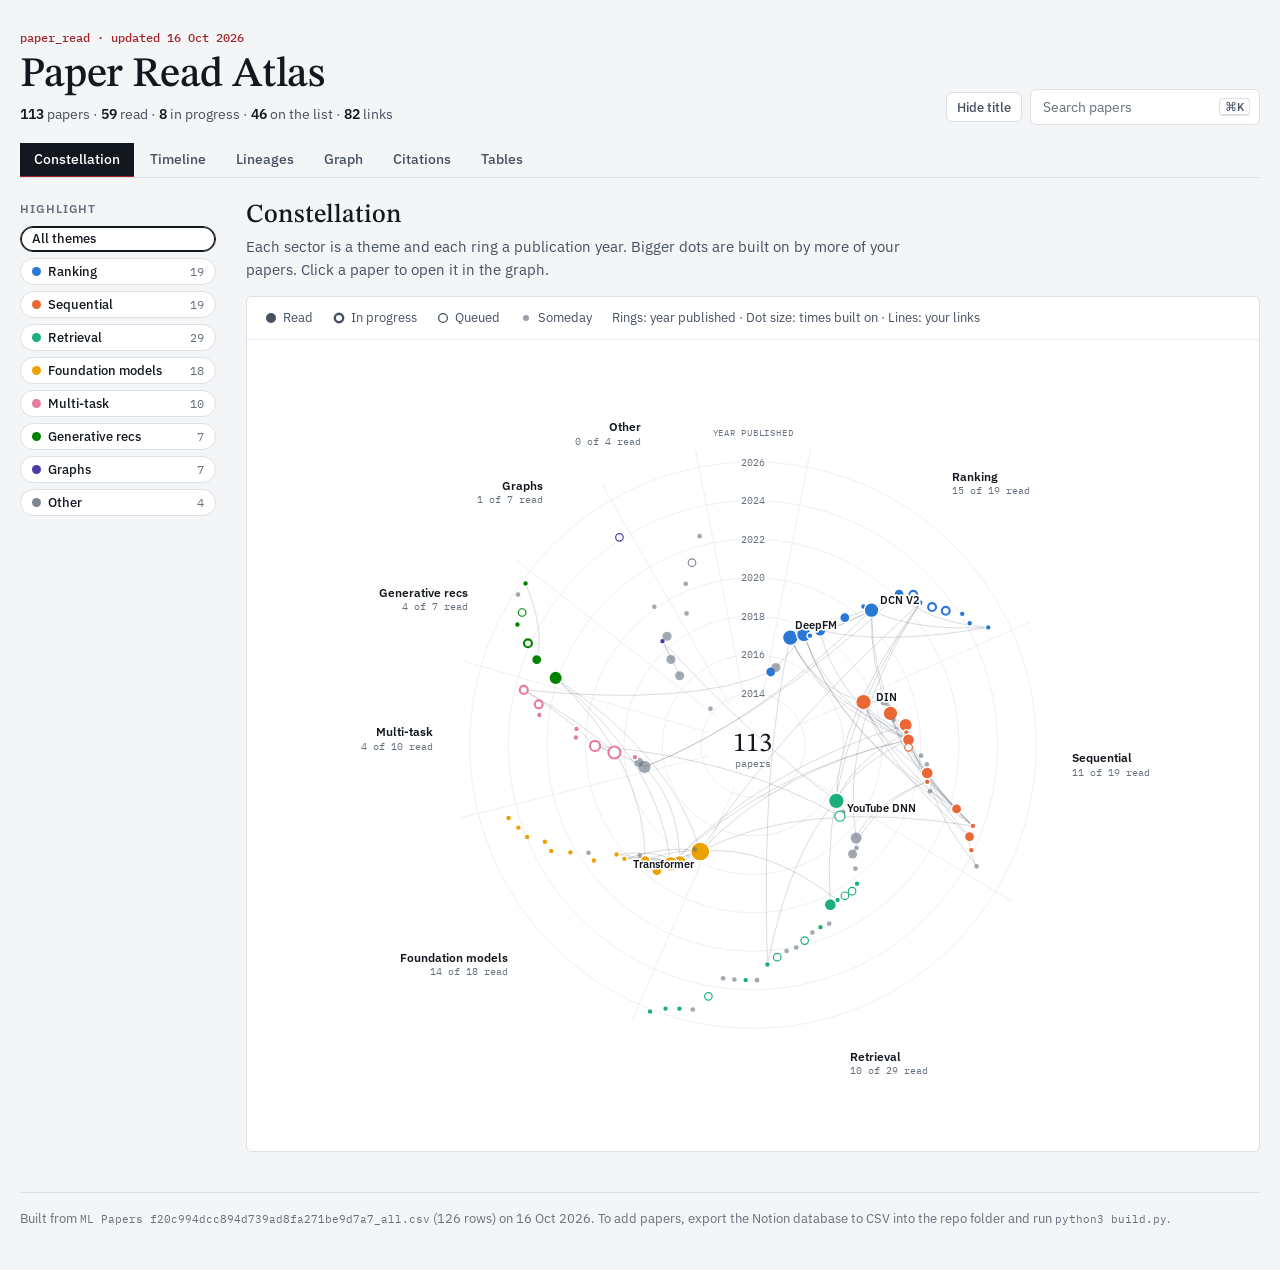
<file: docs/index.html>
<!doctype html>
<html lang="en">
<head>
<meta charset="utf-8">
<meta name="viewport" content="width=device-width, initial-scale=1">
<title>Paper Read Atlas</title>
<meta name="description" content="What I've read in ML, when each paper came out, and how the ideas connect.">
<link rel="icon" href="data:image/svg+xml,%3Csvg xmlns='http://www.w3.org/2000/svg' viewBox='0 0 32 32'%3E%3Ccircle cx='16' cy='16' r='5' fill='%23A3232B'/%3E%3Ccircle cx='16' cy='16' r='12' fill='none' stroke='%23465061' stroke-width='2'/%3E%3C/svg%3E">
<link rel="preconnect" href="https://fonts.googleapis.com">
<link rel="preconnect" href="https://fonts.gstatic.com" crossorigin>
<link rel="stylesheet" href="https://fonts.googleapis.com/css2?family=IBM+Plex+Mono:wght@400;500&family=IBM+Plex+Sans:ital,wght@0,400;0,500;0,600;1,400&family=STIX+Two+Text:ital,wght@0,400;0,500;0,600;1,400&display=swap">
<link rel="stylesheet" href="assets/style.css?v=d5b876d52b">
<link rel="stylesheet" href="assets/cite.css?v=654df087d1">
</head>
<body>

<header class="top">
  <div class="wrap top-inner">
    <div class="brand" id="brand">
      <div class="eyebrow" id="stamp">paper_read</div>
      <h1>Paper Read Atlas</h1>
      <p class="stats" id="stats"></p>
    </div>
    <div class="brand-actions">
      <button type="button" class="title-toggle" id="title-toggle" aria-expanded="true" aria-controls="brand">Hide title</button>
      <button type="button" class="search-btn" id="open-search" aria-haspopup="dialog">
        <span>Search papers</span><kbd>⌘K</kbd>
      </button>
    </div>
  </div>
</header>

<div class="sticky-bar">
  <nav class="wrap tabs" role="tablist" aria-label="Views">
    <button type="button" class="tab" role="tab" id="tab-constellation" data-tab="constellation" aria-controls="panel-constellation">Constellation</button>
    <button type="button" class="tab" role="tab" id="tab-timeline" data-tab="timeline" aria-controls="panel-timeline">Timeline</button>
    <button type="button" class="tab" role="tab" id="tab-lineages" data-tab="lineages" aria-controls="panel-lineages">Lineages</button>
    <button type="button" class="tab" role="tab" id="tab-graph" data-tab="graph" aria-controls="panel-graph">Graph</button>
    <button type="button" class="tab" role="tab" id="tab-citations" data-tab="citations" aria-controls="panel-citations">Citations</button>
    <button type="button" class="tab" role="tab" id="tab-tables" data-tab="tables" aria-controls="panel-tables">Tables</button>
  </nav>
</div>

<div class="wrap shell">
  <aside class="rail" id="rail" role="toolbar" aria-label="Highlight a theme">
    <span class="label">Highlight</span>
    <div id="chips"></div>
  </aside>
  <main>

  <section class="view" role="tabpanel" id="panel-constellation" aria-labelledby="tab-constellation">
    <div class="view-head">
      <h2>Constellation</h2>
      <p>Each sector is a theme and each ring a publication year. Bigger dots are built on by more of your papers. Click a paper to open it in the graph.</p>
    </div>
    <figure class="fig">
      <div class="fig-head">
        <span class="k"><svg width="12" height="12" viewBox="0 0 12 12" aria-hidden="true"><circle cx="6" cy="6" r="5" fill="currentColor"/></svg>Read</span>
        <span class="k"><svg width="12" height="12" viewBox="0 0 12 12" aria-hidden="true"><circle cx="6" cy="6" r="4.2" fill="none" stroke="currentColor" stroke-width="2.4"/></svg>In progress</span>
        <span class="k"><svg width="12" height="12" viewBox="0 0 12 12" aria-hidden="true"><circle cx="6" cy="6" r="4.4" fill="none" stroke="currentColor" stroke-width="1.3"/></svg>Queued</span>
        <span class="k"><svg width="12" height="12" viewBox="0 0 12 12" aria-hidden="true"><circle cx="6" cy="6" r="3" fill="currentColor" opacity=".55"/></svg>Someday</span>
        <span>Rings: year published · Dot size: times built on · Lines: your links</span>
      </div>
      <div class="fig-body"><svg id="constellation" class="viz" role="group" aria-label="Papers by theme and publication year"></svg></div>
    </figure>
  </section>

  <section class="view" role="tabpanel" id="panel-timeline" aria-labelledby="tab-timeline" hidden>
    <div class="view-head">
      <h2>Timeline</h2>
      <p>Each line joins when a paper first came out (top) to when you read or started it (bottom). Bars count papers per month; brackets mark your reading seasons.</p>
    </div>
    <figure class="fig">
      <div class="fig-head"><span id="timeline-note">Colour = theme</span></div>
      <div class="fig-body"><svg id="timeline" class="viz" role="group" aria-label="Publication date to read date for each paper"></svg></div>
    </figure>
  </section>

  <section class="view" role="tabpanel" id="panel-lineages" aria-labelledby="tab-lineages" hidden>
    <div class="view-head">
      <h2>Lineages</h2>
      <p>Ideas laid out paper by paper, like transit lines. Lines come from <code id="lineage-src">config/lineages.toml</code>; the build suggests new ones for you to confirm.</p>
    </div>
    <figure class="fig">
      <div class="fig-head">
        <span class="k"><svg width="28" height="10" viewBox="0 0 28 10" aria-hidden="true"><line x1="2" y1="5" x2="26" y2="5" stroke="currentColor" stroke-width="4" stroke-linecap="round"/></svg>Linked in your notes</span>
        <span class="k"><svg width="28" height="10" viewBox="0 0 28 10" aria-hidden="true"><line x1="2" y1="5" x2="26" y2="5" stroke="currentColor" stroke-width="1.6" stroke-dasharray="1.5 5" stroke-linecap="round"/></svg>No link yet</span>
        <span>Filled station = read · Open station = not read yet</span>
      </div>
      <div class="fig-body">
        <svg id="lineages" class="viz" role="group" aria-label="Idea lineages on a publication-year axis"></svg>
        <p class="empty-note" id="lineages-empty" hidden>No lineages yet. Add one to <code>config/lineages.toml</code> and run the build again.</p>
      </div>
    </figure>
  </section>

  <section class="view" role="tabpanel" id="panel-graph" aria-labelledby="tab-graph" hidden>
    <div class="view-head">
      <h2>Graph</h2>
      <p>One paper at the centre, surrounded by the papers it links to. Bigger circles are built on by more of your papers. Drag to move circles or the canvas; pinch or use the buttons to zoom.</p>
    </div>
    <div class="graph-toolbar">
      <div class="combo">
        <label class="sr-only" for="graph-search">Choose the centre paper</label>
        <input id="graph-search" type="search" autocomplete="off" spellcheck="false" placeholder="Centre on a paper: title, org or arXiv ID"
               role="combobox" aria-expanded="false" aria-controls="graph-results" aria-autocomplete="list">
        <ul class="results" id="graph-results" role="listbox" hidden></ul>
      </div>
      <div class="seg" role="group" aria-label="Depth">
        <button type="button" id="depth-1" aria-pressed="true">1 level</button>
        <button type="button" id="depth-2" aria-pressed="false">2 levels</button>
      </div>
      <div class="glegend">
        <span class="k"><svg width="12" height="12" viewBox="0 0 12 12" aria-hidden="true"><circle cx="6" cy="6" r="5" fill="currentColor"/></svg>Read</span>
        <span class="k"><svg width="12" height="12" viewBox="0 0 12 12" aria-hidden="true"><circle cx="6" cy="6" r="4" fill="none" stroke="currentColor" stroke-width="2.6"/></svg>In progress</span>
        <span class="k"><svg width="12" height="12" viewBox="0 0 12 12" aria-hidden="true"><circle cx="6" cy="6" r="4.4" fill="none" stroke="currentColor" stroke-width="1.4"/></svg>Unread</span>
        <span class="k"><svg width="22" height="10" viewBox="0 0 22 10" aria-hidden="true"><line x1="1" y1="5" x2="21" y2="5" stroke="#D97757" stroke-width="2"/></svg>Link to centre</span>
      </div>
    </div>
    <div class="graph-canvas">
      <svg id="graph" class="gviz" role="group" aria-label="Papers linked to the centre paper" hidden></svg>
      <div class="graph-caption" id="graph-caption" hidden></div>
      <div class="zoom" id="graph-zoom" hidden>
        <button type="button" id="zoom-in" aria-label="Zoom in">+</button>
        <button type="button" id="zoom-out" aria-label="Zoom out">−</button>
        <button type="button" id="zoom-fit" class="fit" aria-label="Reset view">Fit</button>
      </div>
      <div class="graph-empty" id="graph-empty">
        <h3>Pick a paper to centre the graph</h3>
        <p>Search above, or click any paper in the other tabs.</p>
      </div>
    </div>
  </section>

  <section class="view" role="tabpanel" id="panel-citations" aria-labelledby="tab-citations" hidden>
    <div class="view-head">
      <h2>Citations</h2>
      <p>Every in-text citation in one paper, mapped to its reference. To add a paper, set its status to <code>extract</code> in <code>config/citation_papers.csv</code>, run <code>python3 cite_map.py --queue</code>, then rebuild.</p>
    </div>
    <div class="cite-top" id="cite-top"></div>
    <div class="cite-view" id="cite-root"></div>
  </section>

  <section class="view" role="tabpanel" id="panel-tables" aria-labelledby="tab-tables" hidden>
    <div class="view-head">
      <h2>Tables</h2>
      <p>Search, filter and sort the full list. Click a row to open that paper in the graph.</p>
    </div>
    <div class="tbl-block">
      <div class="tbl-cap"><h3>Read next</h3><span>Unread papers linked to ones you've read, most connections first. Follows the theme filter above.</span></div>
      <div class="tbl-wrap">
        <table>
          <thead><tr><th>Paper</th><th>Published</th><th>Theme</th><th>Status</th><th>Linked to what you've read</th></tr></thead>
          <tbody id="next-body"></tbody>
        </table>
      </div>
    </div>
    <div class="tbl-block">
      <div class="tbl-cap"><h3>All papers <span class="ct" id="all-count"></span></h3><span>Click a column heading to sort.</span></div>
      <div class="tbl-tools">
        <label class="sr-only" for="tbl-search">Search this table</label>
        <input id="tbl-search" type="search" autocomplete="off" spellcheck="false" placeholder="Search title, org, tag, year or arXiv ID">
        <label class="sr-only" for="tbl-status">Status</label>
        <select id="tbl-status">
          <option value="">All statuses</option>
          <option value="done">Read</option>
          <option value="reading">In progress</option>
          <option value="next">Queued</option>
          <option value="later">Someday</option>
        </select>
        <label class="sr-only" for="tbl-org">Organisation</label>
        <select id="tbl-org"></select>
        <button type="button" class="btn" id="tbl-clear" hidden>Clear filters</button>
      </div>
      <div class="tbl-wrap tall">
        <table>
          <thead id="all-head"><tr>
            <th data-sort="paper" aria-sort="none"><button type="button" class="th-btn">Paper</button></th>
            <th data-sort="published" aria-sort="none"><button type="button" class="th-btn">Published</button></th>
            <th data-sort="read" aria-sort="descending"><button type="button" class="th-btn">Read</button></th>
            <th data-sort="theme" aria-sort="none"><button type="button" class="th-btn">Theme</button></th>
            <th data-sort="status" aria-sort="none"><button type="button" class="th-btn">Status</button></th>
            <th data-sort="org" aria-sort="none"><button type="button" class="th-btn">Org</button></th>
            <th data-sort="links" aria-sort="none"><button type="button" class="th-btn">Built on by</button></th>
          </tr></thead>
          <tbody id="all-body"></tbody>
        </table>
      </div>
    </div>
  </section>

  <section class="connected" id="connected" aria-labelledby="connected-title" hidden>
    <div class="view-head">
      <h2 id="connected-title">Connected papers</h2>
      <p id="connected-sub"></p>
    </div>
    <div class="conn-cols">
      <div class="conn-col">
        <h3>Builds on <span class="ct" id="conn-on-n">0</span></h3>
        <ul class="conn-list" id="conn-on"></ul>
      </div>
      <div class="conn-col">
        <h3>Built on by <span class="ct" id="conn-by-n">0</span></h3>
        <ul class="conn-list" id="conn-by"></ul>
      </div>
    </div>
  </section>

  </main>
</div>

<footer class="wrap foot" id="foot"></footer>

<aside class="drawer" id="drawer" aria-labelledby="drawer-title" hidden></aside>

<div class="palette" id="palette" hidden>
  <div class="palette-box" role="dialog" aria-modal="true" aria-label="Search papers">
    <label class="sr-only" for="palette-input">Search papers</label>
    <input id="palette-input" type="search" autocomplete="off" spellcheck="false" placeholder="Search by title, org, tag or arXiv ID"
           role="combobox" aria-expanded="false" aria-controls="palette-results" aria-autocomplete="list">
    <ul class="results in-palette" id="palette-results" role="listbox" hidden></ul>
    <p class="palette-hint"><kbd>↑</kbd><kbd>↓</kbd> to move · <kbd>Enter</kbd> to open in graph · <kbd>Esc</kbd> to close</p>
  </div>
</div>

<div id="tip" role="tooltip" hidden></div>

<script src="data/papers.js?v=bbc8cb6945"></script>
<script src="assets/cite.js?v=cbb3265d84"></script>
<script src="assets/app.js?v=b5ebe20c73"></script>
</body>
</html>
</file>
<file: docs/assets/style.css>
/* Paper Read Atlas: site styles.
   The site follows the system light/dark setting. The Graph tab uses its own warm palette (--g-*). */

:root{
  color-scheme: light;
  --paper:#F3F5F6; --sheet:#FFFFFF; --ink:#131820; --ink-2:#465061; --muted:#66707E;
  --rule:#DAE0E5; --grid:#EBEEF1; --band:#F1F3F5;
  --accent:#A3232B;
  /* theme slots, validated for colour-vision deficiency in this order */
  --s1:#2a78d6; --s2:#eb6834; --s3:#1baf7a; --s4:#eda100; --s5:#e87ba4; --s6:#008300; --s7:#4a3aa7;
  --t-other:#7C8591; --t-unsorted:#B3B9C1;
  --shadow:0 10px 30px rgba(12,18,28,.16);
  /* graph: warm palette */
  --g-bg:#FAF9F5; --g-panel:#F0EEE6; --g-border:#E3E0D5; --g-ink:#3D3929; --g-muted:#7F7C72;
  --g-edge:#D3CFC3; --g-accent:#D97757;
  --f-display:"STIX Two Text","Times New Roman",Georgia,serif;
  --f-sans:"IBM Plex Sans",system-ui,-apple-system,"Segoe UI",sans-serif;
  --f-mono:"IBM Plex Mono",ui-monospace,"SF Mono",Menlo,Consolas,monospace;
}
@media (prefers-color-scheme: dark){
  :root{
    color-scheme: dark;
    --paper:#0E1115; --sheet:#151920; --ink:#E6E9ED; --ink-2:#A9B1BC; --muted:#858E9A;
    --rule:#29303A; --grid:#1F242C; --band:#1A1F26;
    --accent:#E36D66;
    --s1:#3987e5; --s2:#d95926; --s3:#199e70; --s4:#c98500; --s5:#d55181; --s6:#008300; --s7:#9085e9;
    --t-other:#7D8591; --t-unsorted:#555C66;
    --shadow:0 10px 30px rgba(0,0,0,.55);
    --g-bg:#262624; --g-panel:#1F1E1D; --g-border:#3B3A36; --g-ink:#F0EEE6; --g-muted:#A29F95;
    --g-edge:#4D4B45; --g-accent:#D97757;
  }
}

*{box-sizing:border-box}
[hidden]{display:none!important}
html{-webkit-text-size-adjust:100%}
body{margin:0;background:var(--paper);color:var(--ink);font:400 15px/1.6 var(--f-sans);padding-inline:20px;padding-block:0 40px;-webkit-font-smoothing:antialiased}
.wrap{max-width:1380px;margin-inline:auto}
:root{--bar-h:46px}
a{color:var(--accent);text-decoration-thickness:1px;text-underline-offset:2px}
:focus-visible{outline:2px solid var(--accent);outline-offset:2px}
h1,h2,h3,p{margin:0}
h1,h2,h3{text-wrap:balance}
code{font-family:var(--f-mono);font-size:.88em}
kbd{font:500 11.5px/1 var(--f-mono);border:1px solid var(--rule);border-bottom-width:2px;border-radius:4px;padding:2px 5px;background:var(--sheet);color:var(--ink-2)}
.sr-only{position:absolute;width:1px;height:1px;overflow:hidden;clip:rect(0 0 0 0);white-space:nowrap}
.label{font:600 11.5px/1.2 var(--f-sans);letter-spacing:.08em;text-transform:uppercase;color:var(--muted)}
.ct{font:400 12px var(--f-mono);color:var(--muted)}

/* Header */
.top-inner{display:flex;flex-wrap:wrap;align-items:flex-end;justify-content:space-between;gap:14px 24px;padding-block:30px 18px}
.brand{display:grid;gap:6px}
.eyebrow{font:500 12px/1.4 var(--f-mono);color:var(--accent)}
h1{font:500 clamp(30px,4.4vw,42px)/1.05 var(--f-display);letter-spacing:-.01em}
.stats{font-size:14px;color:var(--ink-2)}
.stats b{color:var(--ink);font-weight:600}
.search-btn{display:inline-flex;align-items:center;justify-content:space-between;gap:24px;min-width:230px;border:1px solid var(--rule);background:var(--sheet);color:var(--muted);border-radius:6px;padding:8px 9px 8px 12px;font:400 14px var(--f-sans);cursor:pointer}
.search-btn:hover{border-color:var(--muted);color:var(--ink-2)}
.tabs{display:flex;gap:2px;overflow-x:auto;border-bottom:1px solid var(--rule)}
.tab{appearance:none;border:0;background:none;margin-bottom:-1px;padding:10px 14px 11px;font:500 14.5px/1.2 var(--f-sans);color:var(--ink-2);border-bottom:2px solid transparent;cursor:pointer;white-space:nowrap}
.tab:hover{color:var(--ink)}
.tab[aria-selected="true"]{color:var(--ink);border-bottom-color:var(--accent)}

/* Collapsing the title block */
.title-toggle{border:1px solid var(--rule);background:var(--sheet);color:var(--ink-2);border-radius:6px;padding:6px 10px;font:500 12.5px var(--f-sans);cursor:pointer;white-space:nowrap}
.title-toggle:hover{border-color:var(--muted);color:var(--ink)}
.brand-actions{display:flex;align-items:center;gap:8px;flex-wrap:wrap}
body.title-collapsed .top-inner{padding-block:12px 10px}
body.title-collapsed .brand .eyebrow,body.title-collapsed .brand h1{display:none}
body.title-collapsed .stats::before{content:"Paper Read Atlas · ";color:var(--ink);font-weight:600}

/* Tab row pinned to the top, theme filter in the left rail */
.sticky-bar{position:sticky;top:0;z-index:30;background:var(--paper);border-bottom:1px solid var(--rule)}
.sticky-bar .tabs{border-bottom:0}
.shell{display:grid;grid-template-columns:196px minmax(0,1fr);gap:30px;align-items:start}
.rail{position:sticky;top:calc(var(--bar-h) + 14px);align-self:start;display:grid;gap:8px;padding-top:24px}
.rail .label{margin-bottom:2px}
#chips{display:grid;gap:6px;justify-items:stretch}
.rail .chip{justify-content:flex-start;width:100%}
.rail .chip .ct{margin-left:auto}
.chip{display:inline-flex;align-items:center;gap:7px;border:1px solid var(--rule);background:var(--sheet);color:var(--ink);border-radius:999px;padding:5px 11px;font:500 13px/1.1 var(--f-sans);white-space:nowrap;cursor:pointer}
.chip:hover{border-color:var(--muted)}
.chip[aria-pressed="true"]{border-color:var(--ink);box-shadow:inset 0 0 0 1px var(--ink)}
.chip i{width:9px;height:9px;border-radius:50%;flex:none}

/* Views */
main{padding-block:22px 0;min-width:0}
.view-head{display:grid;gap:4px;margin-bottom:14px}
.view-head h2{font:500 26px/1.2 var(--f-display)}
.view-head p{color:var(--ink-2);max-width:76ch;font-size:14.5px}
.fig{margin:0;background:var(--sheet);border:1px solid var(--rule);border-radius:6px}
.fig-head{display:flex;flex-wrap:wrap;gap:6px 20px;align-items:center;padding:11px 18px;border-bottom:1px solid var(--grid);font-size:13px;color:var(--ink-2)}
.k{display:inline-flex;align-items:center;gap:6px}
.k svg{flex:none}
.fig-body{overflow-x:auto;padding:10px 12px}
.fig-body svg{display:block;width:100%;height:auto}
#constellation{min-width:760px;max-width:1000px;margin-inline:auto}
#timeline,#lineages{min-width:760px}
.empty-note{padding:40px 16px;text-align:center;color:var(--muted)}

/* Chart SVG */
.viz text{font-family:var(--f-sans);font-size:12px;fill:var(--ink-2)}
.viz .mono{font-family:var(--f-mono);font-size:11px;fill:var(--muted)}
.viz .ink2{fill:var(--ink-2)}
.viz .strong{font-size:13.5px;font-weight:600;fill:var(--ink)}
.viz .axis-title{font-family:var(--f-mono);font-size:10.5px;letter-spacing:.08em;fill:var(--muted)}
.viz .hub{font-size:12px;font-weight:600;fill:var(--ink);pointer-events:none}
.viz .st-lbl{font-size:12px;font-weight:500;fill:var(--ink);pointer-events:none}
.viz .center-n{font-family:var(--f-display);font-size:30px;fill:var(--ink)}
.viz .halo{paint-order:stroke;stroke:var(--sheet);stroke-width:4px;stroke-linejoin:round}
.ring,.spoke,.grid{fill:none;stroke:var(--grid);stroke-width:1}
.axis,.tick,.bracket{stroke:var(--rule);stroke-width:1}
.bar{fill:var(--ink-2);opacity:.5}
.edge{fill:none;stroke:var(--ink-2);stroke-opacity:.22;stroke-width:1}
.edge.hot{stroke:var(--ink);stroke-opacity:.85;stroke-width:1.6}
.node-done{stroke:var(--sheet);stroke-width:1.5}
.node-ring{fill:var(--sheet)}
.node-later{fill:var(--muted);opacity:.6}
.lag{fill:none;stroke-width:1.5;stroke-opacity:.62}
.lag.hot{stroke-width:2.8;stroke-opacity:1}
.dot{stroke:var(--sheet);stroke-width:1}
.seg-line{stroke-width:4;stroke-linecap:round}
.seg-gap{stroke-width:1.6;stroke-dasharray:1.5 5;stroke-linecap:round}
.st-done{stroke:var(--sheet);stroke-width:2.5}
.st-open{fill:var(--sheet);stroke-width:2.5}
.st-reading{fill:var(--sheet);stroke-width:4}
.hit{fill:transparent;stroke:none;cursor:pointer}
.hitline{fill:none;stroke:transparent;stroke-width:12;cursor:pointer;pointer-events:stroke}
.hit:focus-visible{outline:none;stroke:var(--accent);stroke-width:2}
.hitline:focus-visible{outline:none;stroke:var(--accent);stroke-opacity:.35;stroke-width:8}
[data-key],[data-th],[data-edge]{transition:opacity .15s ease}
.dim{opacity:.1}

/* Graph */
.graph-toolbar{display:flex;flex-wrap:wrap;align-items:center;gap:10px 16px;margin-bottom:10px}
.combo{position:relative;flex:1 1 300px;max-width:440px}
.combo input,.palette-box input{width:100%;font:400 14.5px var(--f-sans);padding:9px 12px;border:1px solid var(--rule);border-radius:6px;background:var(--sheet);color:var(--ink)}
.combo input:focus,.palette-box input:focus{outline:2px solid var(--accent);outline-offset:0;border-color:transparent}
.results{position:absolute;z-index:30;left:0;right:0;top:calc(100% + 4px);margin:0;padding:4px;list-style:none;background:var(--sheet);border:1px solid var(--rule);border-radius:8px;box-shadow:var(--shadow);max-height:360px;overflow:auto}
.results li{display:grid;grid-template-columns:10px auto minmax(0,1fr) auto;align-items:center;gap:9px;padding:7px 9px;border-radius:5px;cursor:pointer}
.results li[aria-selected="true"]{background:var(--grid)}
.results .r-s{font-weight:600;white-space:nowrap}
.results .r-t{color:var(--muted);font-size:12.5px;white-space:nowrap;overflow:hidden;text-overflow:ellipsis}
.results .r-y{font:12px var(--f-mono);color:var(--muted)}
.results .r-none{display:block;color:var(--muted);cursor:default}
.seg{display:inline-flex;border:1px solid var(--rule);border-radius:6px;overflow:hidden;background:var(--sheet)}
.seg button{border:0;background:none;padding:8px 13px;font:500 13.5px var(--f-sans);color:var(--ink-2);cursor:pointer}
.seg button+button{border-left:1px solid var(--rule)}
.seg button[aria-pressed="true"]{background:var(--ink);color:var(--sheet)}
.glegend{display:flex;flex-wrap:wrap;gap:4px 14px;font-size:12.5px;color:var(--ink-2)}
.graph-canvas{position:relative;height:min(74vh,760px);min-height:460px;background:var(--g-bg);border:1px solid var(--g-border);border-radius:8px;overflow:hidden}
#graph{display:block;width:100%;height:100%;touch-action:none;cursor:grab;user-select:none;-webkit-user-select:none}
#graph.panning{cursor:grabbing}
.graph-caption{position:absolute;left:14px;top:12px;font:500 12.5px var(--f-mono);color:var(--g-muted);pointer-events:none}
.zoom{position:absolute;right:12px;top:12px;display:grid;gap:4px}
.zoom button{width:34px;height:32px;border:1px solid var(--g-border);background:var(--g-panel);color:var(--g-ink);border-radius:6px;font:500 16px/1 var(--f-sans);cursor:pointer}
.zoom button.fit{font-size:11.5px}
.graph-empty{position:absolute;inset:0;display:grid;place-content:center;text-align:center;gap:6px;padding:24px;color:var(--g-muted)}
.graph-empty h3{font:500 22px/1.3 var(--f-display);color:var(--g-ink)}
.gviz text{font-family:var(--f-sans)}
.g-edge{stroke:var(--g-edge);stroke-width:1.2;transition:stroke-opacity .15s}
.g-edge-c{stroke:var(--g-accent);stroke-width:1.7;stroke-opacity:.75}
.g-edge.hot{stroke:var(--g-accent);stroke-width:2.4;stroke-opacity:1}
.g-edge.g-dim{stroke-opacity:.14}
.g-node{transition:opacity .15s}
.g-node.g-dim{opacity:.22}
.g-done{stroke:var(--g-bg);stroke-width:1.5}
.g-open{fill:var(--g-bg)}
.g-centre-ring{fill:none;stroke:var(--g-accent);stroke-width:2.5}
.g-label{font-size:12.5px;fill:var(--g-ink);paint-order:stroke;stroke:var(--g-bg);stroke-width:4px;stroke-linejoin:round;pointer-events:none}
.g-label-0{font-size:15px;font-weight:600}
.g-label-2{font-size:11px;fill:var(--g-muted)}
.g-node .hit:focus-visible{stroke:var(--g-accent)}

/* Tables */
.tbl-block{margin-bottom:34px}
.tbl-cap{display:flex;flex-wrap:wrap;align-items:baseline;gap:4px 12px;margin-bottom:10px}
.tbl-cap h3{font:500 20px/1.3 var(--f-display)}
.tbl-cap span{color:var(--ink-2);font-size:14px}
.tbl-cap h3 .ct{font-size:13px}
.tbl-wrap{overflow-x:auto;border:1px solid var(--rule);border-radius:6px;background:var(--sheet)}
.tbl-wrap.tall{max-height:680px;overflow:auto}
table{border-collapse:collapse;width:100%;font-size:14px}
th{position:sticky;top:0;z-index:1;font:600 11px/1.2 var(--f-sans);letter-spacing:.08em;text-transform:uppercase;color:var(--muted);text-align:left;padding:11px 14px;border-bottom:1px solid var(--rule);white-space:nowrap;background:var(--sheet)}
td{padding:9px 14px;border-bottom:1px solid var(--grid);vertical-align:top}
tbody tr[data-key]{cursor:pointer}
tbody tr[data-key]:hover td{background:var(--band)}
tbody tr:last-child td{border-bottom:0}
td.num{font-family:var(--f-mono);font-size:13px;font-variant-numeric:tabular-nums;white-space:nowrap;color:var(--ink-2)}
td .t{font-weight:600;display:block}
td .tf{display:block;color:var(--muted);font-size:12.5px;line-height:1.4;margin-top:1px;max-width:56ch}
td a{font-weight:600}
.empty-row td{color:var(--muted);text-align:center;padding:18px}
.sw{display:inline-block;width:8px;height:8px;border-radius:50%;margin-right:7px;vertical-align:1px;flex:none}
.thm{white-space:nowrap}
.pill{display:inline-flex;align-items:center;gap:6px;font:500 12px/1 var(--f-sans);padding:4px 9px 4px 7px;border-radius:999px;border:1px solid var(--rule);color:var(--ink-2);white-space:nowrap}

/* Detail drawer */
.drawer{position:fixed;top:0;right:0;bottom:0;z-index:40;width:min(410px,100vw);background:var(--sheet);border-left:1px solid var(--rule);box-shadow:var(--shadow);overflow-y:auto;padding:16px 22px 32px;display:grid;align-content:start;gap:14px}
.dr-top{display:flex;align-items:center;justify-content:space-between;gap:12px}
.dr-theme{display:inline-flex;align-items:center;font-size:13px;color:var(--ink-2)}
.icon-btn{width:32px;height:32px;border:1px solid var(--rule);background:var(--sheet);color:var(--ink);border-radius:6px;font:400 20px/1 var(--f-sans);cursor:pointer}
.drawer h2{font:500 28px/1.15 var(--f-display)}
.drawer h2:focus{outline:none}
.dr-full{color:var(--ink-2);font-size:14.5px;line-height:1.45}
.dr-actions{display:flex;flex-wrap:wrap;gap:8px;align-items:center}
.btn{display:inline-flex;align-items:center;gap:6px;border:1px solid var(--rule);background:var(--sheet);color:var(--ink);border-radius:6px;padding:7px 12px;font:500 13.5px var(--f-sans);text-decoration:none;cursor:pointer}
.btn:hover{border-color:var(--muted)}
.btn.primary{background:var(--ink);color:var(--sheet);border-color:var(--ink)}
.dr-note{font-size:13px;color:var(--muted)}
.dr-facts{display:grid;grid-template-columns:auto 1fr;gap:6px 16px;margin:0;padding-block:12px;border-top:1px solid var(--grid);border-bottom:1px solid var(--grid);font-size:14px}
.dr-facts dt{color:var(--muted)}
.dr-facts dd{margin:0;display:flex;flex-wrap:wrap;align-items:center;gap:6px}
.dr-facts .mono{font-family:var(--f-mono);font-size:12.5px}
.tag{font:400 12px var(--f-mono);color:var(--ink-2);background:var(--band);border-radius:4px;padding:1px 6px}
.drawer h3{font:600 11.5px/1.2 var(--f-sans);letter-spacing:.08em;text-transform:uppercase;color:var(--muted);display:flex;gap:6px;align-items:baseline}
.dr-list{list-style:none;margin:-6px 0 0;padding:0;display:grid}
.link-btn{width:100%;display:grid;grid-template-columns:auto minmax(0,1fr) auto;align-items:center;gap:0;border:0;background:none;color:var(--ink);text-align:left;padding:6px 4px;border-radius:5px;font:500 14px var(--f-sans);cursor:pointer}
.link-btn:hover{background:var(--band)}
.link-btn .lb-y{font:12px var(--f-mono);color:var(--muted);margin-left:10px}
.link-btn .lb-s{font-size:11.5px;color:var(--muted);font-weight:400;margin-left:6px}
.dr-list .none{color:var(--muted);font-size:13.5px;padding:4px}
.dr-notes{list-style:none;margin:-6px 0 0;padding:0;display:grid;gap:4px;font-size:14px}

/* Search palette */
.palette{position:fixed;inset:0;z-index:60;background:rgba(10,14,20,.38);display:grid;justify-items:center;align-content:start;padding:12vh 16px 16px}
.palette-box{position:relative;width:min(640px,100%);background:var(--sheet);border:1px solid var(--rule);border-radius:10px;box-shadow:var(--shadow);padding:10px}
.palette-box input{font-size:16px;padding:11px 12px}
.results.in-palette{position:static;box-shadow:none;border:0;padding:6px 0 0;max-height:52vh}
.palette-hint{display:flex;flex-wrap:wrap;gap:6px;align-items:center;font-size:12px;color:var(--muted);padding:8px 4px 2px}

/* Tooltip */
#tip{position:fixed;z-index:70;max-width:320px;background:var(--sheet);color:var(--ink);border:1px solid var(--rule);border-radius:6px;box-shadow:var(--shadow);padding:10px 12px;font-size:13px;line-height:1.4;pointer-events:none}
#tip .tt{font-weight:600;display:block}
#tip .tf{display:block;color:var(--ink-2);font-size:12px;margin-top:2px}
#tip dl{display:grid;grid-template-columns:auto 1fr;gap:3px 12px;margin:9px 0 0}
#tip dt{color:var(--muted);font-size:12px}
#tip dd{margin:0;font-family:var(--f-mono);font-size:11.5px;color:var(--ink)}

.foot{margin-top:40px;padding-block:16px 0;border-top:1px solid var(--rule);color:var(--muted);font-size:13px}
.missing{padding:48px 0;color:var(--ink-2)}

@media (max-width:1040px){
  .shell{grid-template-columns:minmax(0,1fr);gap:0}
  .rail{position:sticky;top:var(--bar-h);z-index:19;background:var(--paper);border-bottom:1px solid var(--rule);
        padding-block:8px;grid-template-columns:auto minmax(0,1fr);display:grid;align-items:center;gap:12px}
  #chips{display:flex;flex-wrap:nowrap;overflow-x:auto;padding-bottom:2px}
  .rail .chip{width:auto}
}
@media (max-width:760px){
  .search-btn{min-width:0;width:100%}
  .filters{flex-wrap:wrap}
  #chips{flex-wrap:nowrap;overflow-x:auto;max-width:100%;padding-bottom:2px}
  .graph-canvas{height:68vh}
}
@media (prefers-reduced-motion: reduce){ *{transition:none!important} }

/* Table tools */
.tbl-tools{display:flex;flex-wrap:wrap;align-items:center;gap:8px;margin-bottom:10px}
.tbl-tools input[type=search]{flex:1 1 280px;min-width:0;max-width:380px;font:400 14px var(--f-sans);padding:8px 11px;border:1px solid var(--rule);border-radius:6px;background:var(--sheet);color:var(--ink)}
.tbl-tools select{font:400 13.5px var(--f-sans);padding:8px 10px;border:1px solid var(--rule);border-radius:6px;background:var(--sheet);color:var(--ink);max-width:230px}
.tbl-tools input:focus,.tbl-tools select:focus{outline:2px solid var(--accent);outline-offset:0;border-color:transparent}
.th-btn{display:inline-flex;align-items:center;gap:6px;border:0;background:none;padding:0;font:inherit;color:inherit;letter-spacing:inherit;text-transform:inherit;cursor:pointer}
.th-btn:hover{color:var(--ink)}
.th-btn::after{content:"";width:0;height:0;opacity:0}
th[aria-sort="ascending"] .th-btn,th[aria-sort="descending"] .th-btn{color:var(--ink)}
th[aria-sort="ascending"] .th-btn::after{opacity:1;border-inline:4px solid transparent;border-bottom:5px solid currentColor}
th[aria-sort="descending"] .th-btn::after{opacity:1;border-inline:4px solid transparent;border-top:5px solid currentColor}

/* Connected papers */
.connected{margin-top:36px;padding-top:24px;border-top:1px solid var(--rule)}
#connected-sub{display:flex;flex-wrap:wrap;align-items:center;color:var(--ink-2);font-size:14.5px}
#connected-sub b{color:var(--ink)}
.conn-cols{display:grid;grid-template-columns:1fr 1fr;gap:20px 28px}
.conn-col h3{font:600 11.5px/1.2 var(--f-sans);letter-spacing:.08em;text-transform:uppercase;color:var(--muted);margin-bottom:9px;display:flex;gap:6px;align-items:baseline}
.conn-list{list-style:none;margin:0;padding:0;display:grid;gap:6px}
.conn-item{width:100%;display:grid;grid-template-columns:auto minmax(0,1fr) auto;align-items:center;gap:10px;text-align:left;border:1px solid var(--rule);border-radius:6px;background:var(--sheet);color:var(--ink);padding:9px 12px;font:400 14px var(--f-sans);cursor:pointer}
.conn-item:hover{border-color:var(--muted)}
.conn-item .sw{margin-right:0}
.conn-main{display:grid;gap:1px;min-width:0}
.conn-short{font-weight:600}
.conn-title{color:var(--muted);font-size:12.5px;line-height:1.35;overflow:hidden;text-overflow:ellipsis;white-space:nowrap}
.conn-meta{display:flex;align-items:center;gap:8px;white-space:nowrap}
.conn-meta .num{font:12px var(--f-mono);color:var(--muted)}
.conn-none{color:var(--muted);font-size:13.5px}

@media (max-width:760px){
  .conn-cols{grid-template-columns:1fr}
  .tbl-tools select{flex:1 1 140px;max-width:none}
}
</file>
<file: docs/assets/cite.css>
/* Citations tab. Tokens come from style.css; this file adds the graph, the table and the dock. */

#panel-citations{padding-bottom:220px}
.cite-top{display:flex;flex-wrap:wrap;align-items:center;gap:8px 14px;margin-bottom:12px}
.cite-pick{display:flex;align-items:center;gap:8px;min-width:0}
.cite-pick select{font:400 13.5px var(--f-sans);padding:7px 10px;border:1px solid var(--rule);border-radius:6px;background:var(--sheet);color:var(--ink);max-width:min(520px,70vw)}
.cite-meta{font:12.5px var(--f-mono);color:var(--muted)}
.cite-head{display:grid;gap:10px;position:sticky;top:var(--bar-h);z-index:18;background:var(--paper);padding-block:10px 4px}

.cite-view{display:flex;flex-direction:column;gap:14px}
.cite-view .view-head{gap:10px}
.tabs{align-self:flex-start;flex-wrap:wrap;max-width:100%}
.tabs button{padding:8px 14px;font-size:14px;white-space:nowrap}
.tabs button[aria-selected="true"]{background:var(--ink);color:var(--sheet)}
.note{color:var(--ink-2);font-size:14px;max-width:76ch}

.gwrap{overflow-x:auto;background:var(--sheet);border:1px solid var(--rule);border-radius:6px;padding:14px 10px}
svg.g{display:block;width:100%;min-width:660px;height:auto}
.gl{fill:none;stroke:var(--ink-2);opacity:.34}
.gl.on{stroke:var(--accent);opacity:.9}
.gl.dim{opacity:.07}
.gn{fill:var(--muted)}
.gn.on{fill:var(--accent)}
.gnode{cursor:pointer}
.gnode.dim{opacity:.3}
.gt{fill:var(--ink);font-family:var(--f-sans)}
.gt .k{fill:var(--muted);font-family:var(--f-mono);font-size:10px;font-weight:400}
.gh{fill:var(--muted);font-family:var(--f-mono);font-size:11px;letter-spacing:.08em;text-transform:uppercase}
.gnode:focus-visible{outline:none}
.gnode:focus-visible .gn{fill:var(--accent);stroke:var(--accent);stroke-width:2}

/* References & sentences: weighted index on the left, citing sentences on the right */
#panel-citations{--mark:#ffe9a8;--mark-ink:#3a2c00;padding-bottom:32px}
#panel-citations.dock-open{padding-bottom:236px}
@media (prefers-color-scheme: dark){ #panel-citations{--mark:#5e4b0a;--mark-ink:#ffe9a3} }

.cols{display:grid;grid-template-columns:minmax(0,420px) minmax(0,1fr);gap:26px;align-items:start}
@media (max-width:900px){.cols{grid-template-columns:minmax(0,1fr)}}
.cite-view .head{display:flex;justify-content:space-between;align-items:center;gap:12px;flex-wrap:wrap;margin-bottom:10px}
.cite-view .head h3{font:600 11.5px/1.2 var(--f-sans);letter-spacing:.08em;text-transform:uppercase;color:var(--muted);margin:0}
.sortseg button{padding:5px 10px;font-size:12px;color:var(--ink-2)}
.sortseg button[aria-pressed="true"]{background:var(--band);color:var(--ink);font-weight:600}
.index{position:sticky;top:60px;min-width:0}
.list{background:var(--sheet);border:1px solid var(--rule);border-radius:8px;max-height:66vh;overflow:auto}
.ref{display:grid;grid-template-columns:minmax(42px,auto) minmax(0,1fr) auto;gap:10px;align-items:baseline;width:100%;padding:9px 12px;border:0;border-bottom:1px solid var(--grid);background:none;color:var(--ink);text-align:left;font:inherit;cursor:pointer}
.ref:last-child{border-bottom:0}
.ref:hover{background:var(--band)}
.ref.on{background:var(--mark);color:var(--mark-ink)}
.ref.on .num,.ref.on .tag,.ref.on .cnt{color:var(--mark-ink)}
.ref .num{font:12px var(--f-mono);color:var(--muted);white-space:nowrap;overflow:hidden;text-overflow:ellipsis}
.ref .tag{display:flex;align-items:center;gap:6px;font-size:11px;letter-spacing:.06em;text-transform:uppercase;color:var(--muted);font-weight:600}
.ref .ttl{display:-webkit-box;-webkit-line-clamp:4;-webkit-box-orient:vertical;overflow:hidden;font-family:var(--f-display);line-height:1.25;overflow-wrap:anywhere}
.ref .cnt{font:12px var(--f-mono);color:var(--muted);font-variant-numeric:tabular-nums;white-space:nowrap}
.have-dot{width:7px;height:7px;border-radius:50%;border:1.5px solid var(--accent);flex:none}
.have-dot.read{background:var(--accent)}

.trail{min-width:0;display:flex;flex-direction:column;gap:20px}
.trail .sec h4{font:600 19px/1.25 var(--f-display);margin:0 0 6px;display:flex;justify-content:space-between;gap:12px;align-items:baseline}
.trail .sec h4 span{font:400 12px var(--f-mono);color:var(--muted);white-space:nowrap}
.subh{font:600 11.5px/1.2 var(--f-sans);letter-spacing:.06em;text-transform:uppercase;color:var(--muted);margin:14px 0 4px}
.m{margin:0 0 2px -8px;padding:5px 8px;border-radius:5px;max-width:74ch;font-size:14.5px;line-height:1.5}
.m.hit{background:var(--mark);color:var(--mark-ink)}
.c{display:inline-block;font:12px/1 var(--f-mono);padding:3px 5px;margin-left:3px;border-radius:4px;background:var(--band);color:var(--accent);border:1px solid var(--rule);cursor:pointer}
.c:hover{border-color:var(--accent)}
.c.on{background:var(--mark-ink);color:var(--mark);border-color:var(--mark-ink)}

/* Selected reference, docked at the foot of the screen */
.dock{position:fixed;left:0;right:0;bottom:0;z-index:30;background:var(--sheet);border-top:1px solid var(--rule);box-shadow:var(--shadow);padding:12px 20px calc(12px + env(safe-area-inset-bottom,0px))}
.dock-in{position:relative;max-width:1120px;margin:0 auto;display:grid;grid-template-columns:minmax(0,1fr) auto;gap:8px 28px;align-items:start}
.d-top{font-family:var(--f-mono);font-size:12px;color:var(--muted);display:flex;flex-wrap:wrap;gap:8px;align-items:center}
.d-top b{background:var(--accent);color:var(--sheet);padding:1px 7px;border-radius:4px;font-weight:500}
.d-title{font:500 20px/1.25 var(--f-display);margin:3px 0 2px;text-wrap:balance}
.d-meta{font-size:13px;color:var(--ink-2);margin:0}
.d-side{display:flex;flex-direction:column;gap:9px;min-width:0;align-items:flex-end}
.strip{display:flex;gap:4px;align-items:flex-end}
.cell{display:flex;flex-direction:column;align-items:center;gap:3px;font-family:var(--f-mono);font-size:10px;color:var(--muted);width:24px}
.cell i{display:block;width:100%;border-radius:2px;background:var(--ink-2);opacity:.55;min-height:2px}
.cell.z i{background:var(--rule);opacity:1}
.cell.hot i{background:var(--accent);opacity:1}

@media (max-width:760px){
  .dock-in{grid-template-columns:minmax(0,1fr)}
  .d-side{align-items:flex-start}
  .strip{display:none}
  .d-title{font-size:17px}
  #panel-citations{padding-bottom:200px}
}

/* References that are already in the reading list */
.g-have{fill:none;stroke:var(--accent);stroke-width:1.6}
.g-have.read{fill:var(--accent)}
.have-pill{display:inline-flex;align-items:center;font:500 11.5px/1.4 var(--f-sans);padding:3px 8px;border-radius:999px;border:1px solid var(--rule);color:var(--ink-2);white-space:nowrap}
.have-pill.read{border-color:var(--accent);color:var(--accent)}
.c-have{white-space:nowrap}

.dock-close{position:absolute;top:-2px;right:0;width:30px;height:30px;font-size:19px;line-height:1}
@media (max-width:760px){ .dock-close{top:-4px} .index{position:static} }

/* Filtering the trail down to one reference */
.trail-filter{display:flex;flex-wrap:wrap;align-items:center;gap:10px;font-size:13px;color:var(--ink-2)}
.trail-filter b{color:var(--ink)}
.show-all{border:1px solid var(--rule);background:var(--sheet);color:var(--ink);border-radius:6px;padding:4px 9px;font:500 12.5px var(--f-sans);cursor:pointer}
.show-all:hover{border-color:var(--accent)}
.cite-combo{flex:1 1 320px;max-width:460px}
.cite-current{font:13px var(--f-mono);color:var(--muted)}
</file>
